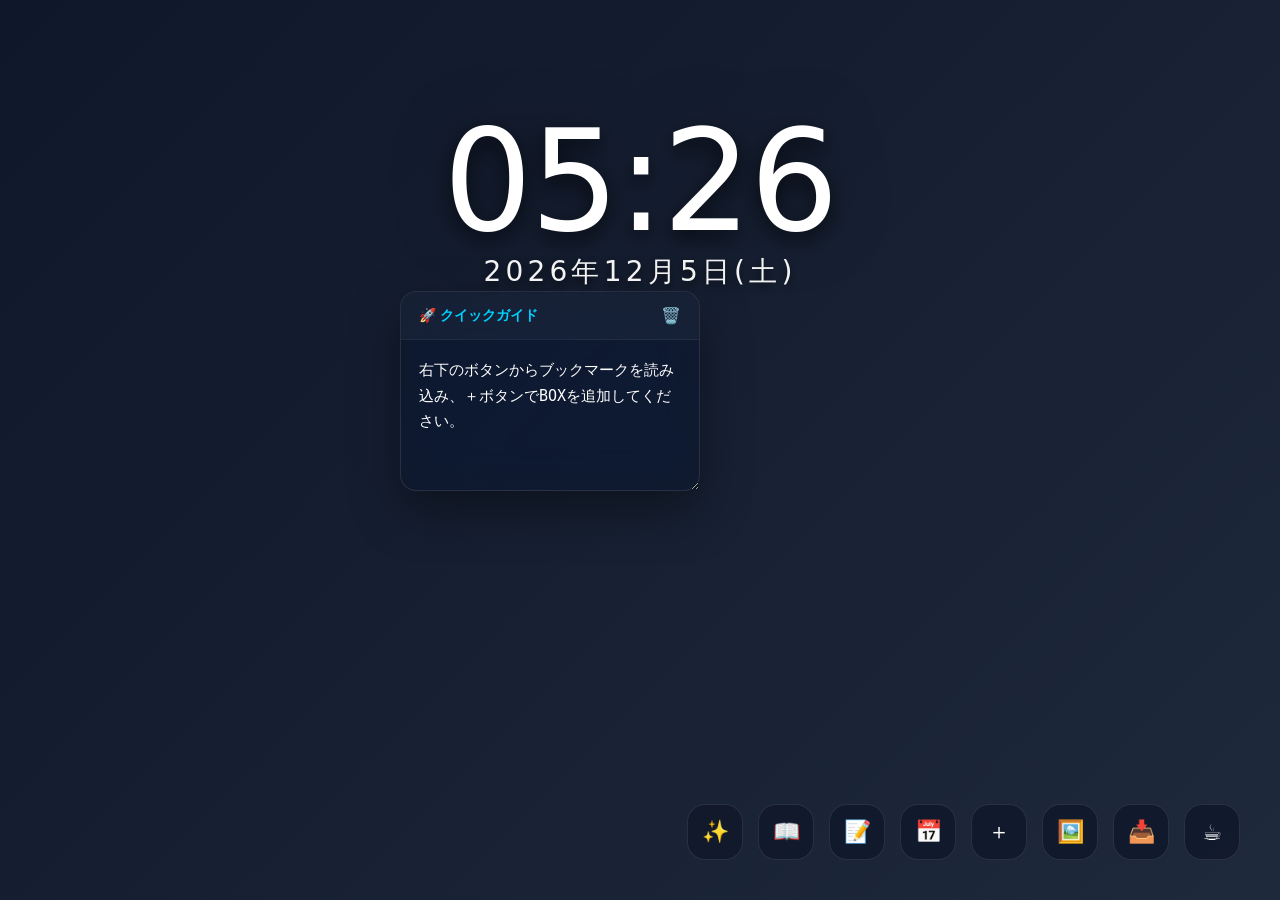
<file: index.html>
<!DOCTYPE html>
<html lang="ja">
<head>
    <meta charset="UTF-8">
    <title>OrbitTab | Global Cockpit</title>
    <link rel="stylesheet" href="css/style.css">
</head>
<body>
    <div id="bg-container"></div>

    <div class="main-interface">
        <div class="info-unit">
            <div id="clock">00:00</div>
            <div id="date">----年--月--日(--)</div>
        </div>

        <div id="widgets-container"></div>

        <div class="bottom-controls">
            <button id="ai-btn" class="control-btn" data-tooltip="AI（右クリックでリセット）">✨</button>
            <button id="guide-btn" class="control-btn" data-tooltip="ガイド">📖</button>
            <button id="note-setup-btn" class="control-btn" data-tooltip="付箋追加">📝</button>
            <button id="cal-setup-btn" class="control-btn" data-tooltip="カレンダー">📅</button>
            <button id="add-cat-btn" class="control-btn" data-tooltip="カテゴリ追加">＋</button>
            <button id="bg-change-btn" class="control-btn" data-tooltip="背景変更">🖼️</button>
            <button id="import-bookmarks-btn" class="control-btn" data-tooltip="ブックマークをインポート">📥</button>
            <a id="bmc-btn" class="control-btn" href="https://buymeacoffee.com/k_tech_studio" target="_blank" rel="noopener noreferrer" data-tooltip="Buy Me a Coffee">☕</a>
        </div>
    </div>

    <input type="file" id="bookmark-input" style="display:none" accept=".html">
    <input type="file" id="bg-input" style="display:none" accept="image/*">

    <script src="js/script.js"></script>
</body>
</html>
</file>
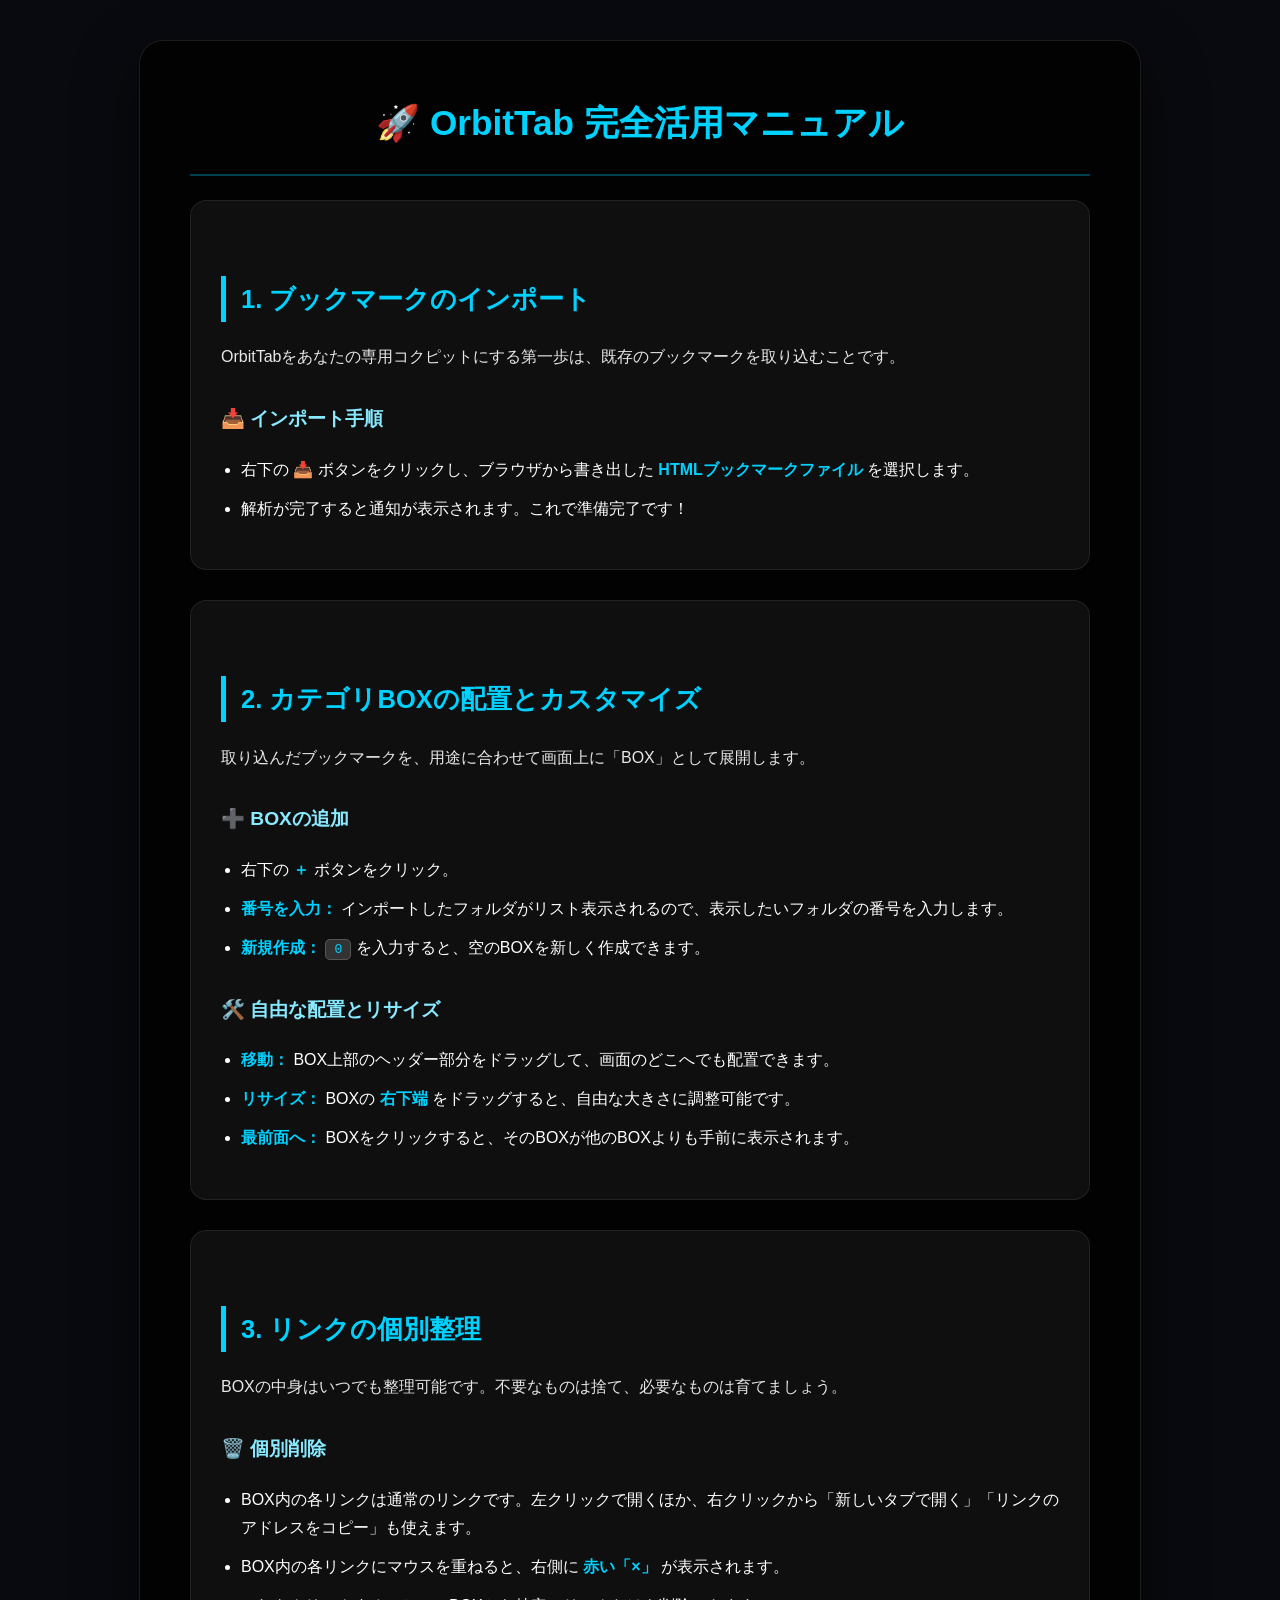
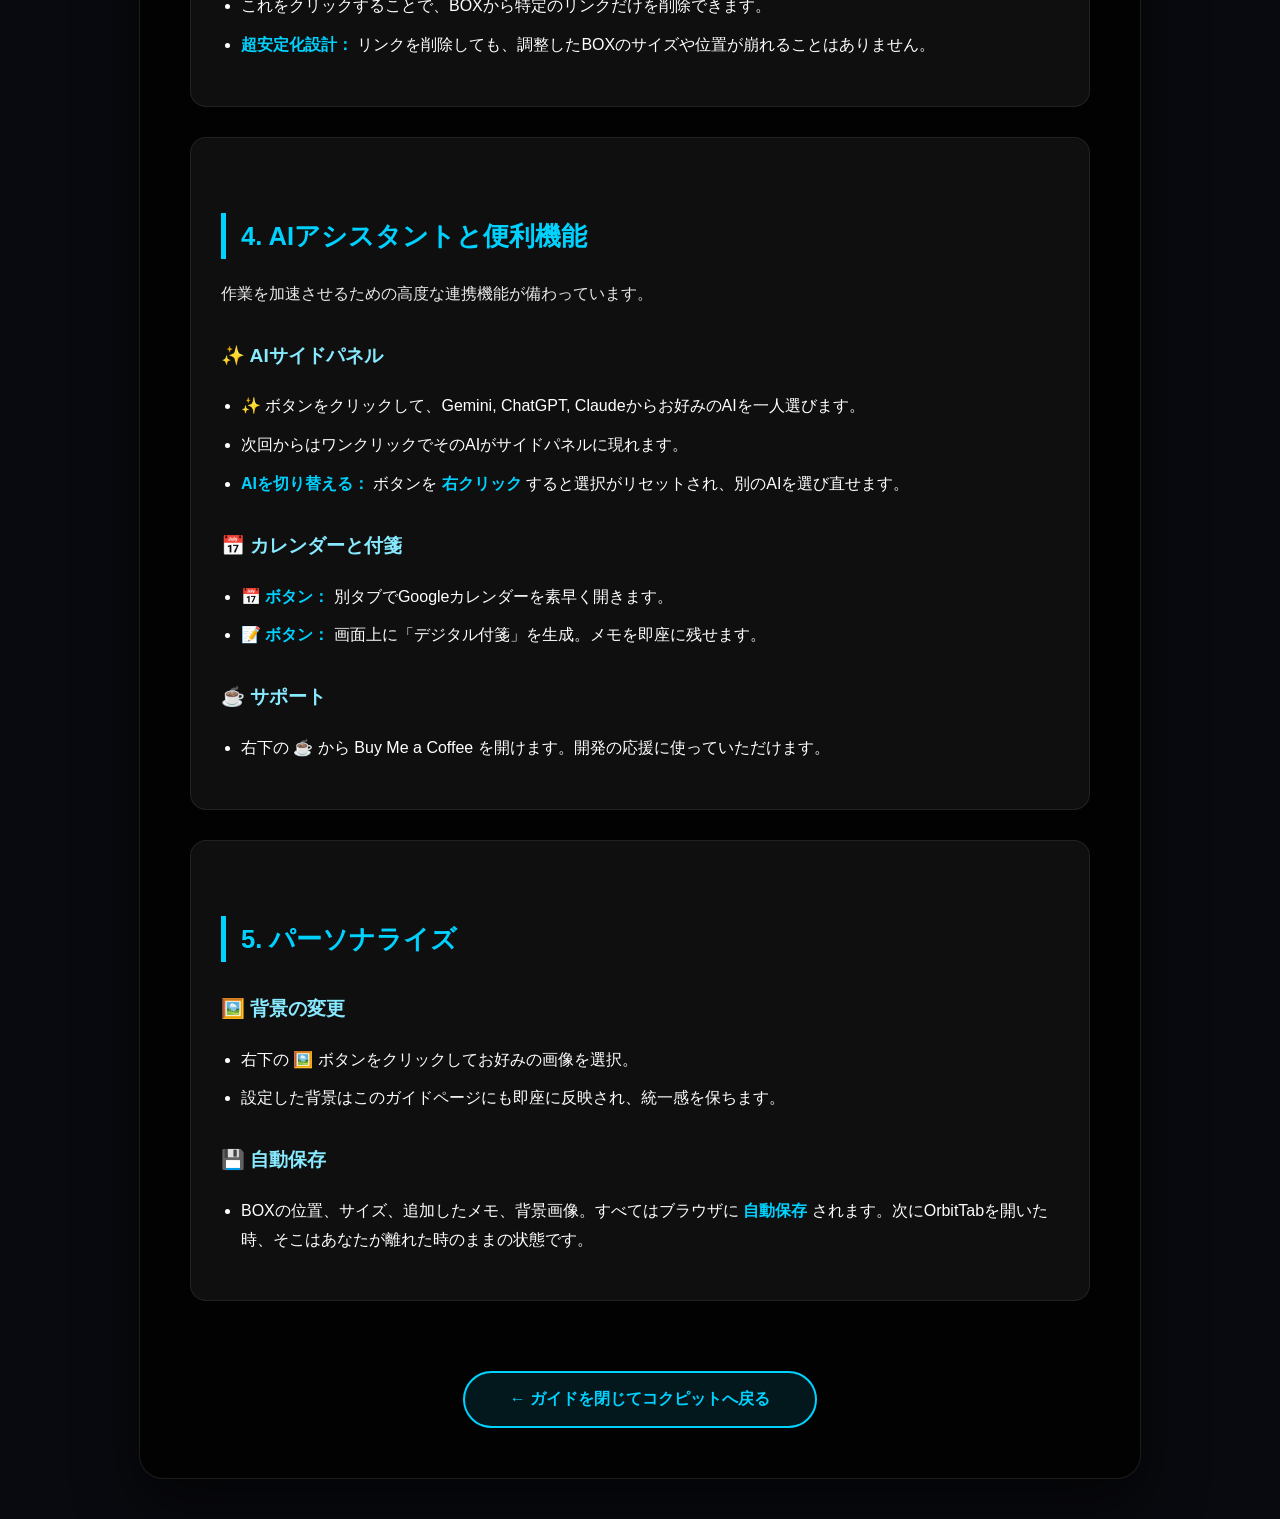
<file: guide.html>
<!DOCTYPE html>
<html lang="ja">
<head>
    <meta charset="UTF-8">
    <title>OrbitTab v1.5.4 完全網羅ガイド</title>
    <style>
        /* --- デザイン・視認性向上のためのベース --- */
        body {
            font-family: 'Segoe UI', Tahoma, Geneva, Verdana, sans-serif;
            line-height: 1.8;
            color: #ffffff;
            background-color: #090a0f; /* 背景が読み込まれるまでのベース色 */
            background-size: cover;
            background-position: center;
            background-attachment: fixed;
            min-height: 100vh;
            margin: 0;
            padding: 40px 20px;
            display: flex;
            flex-direction: column;
            align-items: center;
        }

        /* --- どんな背景でも文字を見やすくするダークガラスコンテナ --- */
        .main-container {
            max-width: 900px;
            width: 100%;
            background: rgba(0, 0, 0, 0.75); /* 背景が白くても確実に遮断 */
            backdrop-filter: blur(20px);
            -webkit-backdrop-filter: blur(20px);
            border: 1px solid rgba(255, 255, 255, 0.1);
            border-radius: 24px;
            padding: 50px;
            box-shadow: 0 25px 60px rgba(0,0,0,0.6);
        }

        h1 { 
            color: #00d2ff; 
            border-bottom: 2px solid rgba(0, 210, 255, 0.3); 
            padding-bottom: 20px; 
            text-align: center; 
            font-size: 2.2em;
            margin-top: 0; 
        }

        h2 { 
            color: #00d2ff; 
            margin-top: 45px; 
            border-left: 5px solid #00d2ff; 
            padding-left: 15px; 
            font-size: 1.6em; 
        }

        h3 { color: #88eaff; margin-top: 30px; font-size: 1.2em; }
        
        p { margin-bottom: 1.5em; opacity: 0.9; }

        .feature-card {
            background: rgba(255, 255, 255, 0.05);
            border: 1px solid rgba(255, 255, 255, 0.08);
            padding: 30px;
            border-radius: 16px;
            margin-bottom: 30px;
        }

        .icon { font-size: 1.3em; margin-right: 12px; vertical-align: middle; }
        
        /* 強調文字 */
        b { color: #00d2ff; font-weight: 600; }
        
        .kbd { 
            background: #333; 
            border-radius: 5px; 
            padding: 2px 8px; 
            font-family: monospace; 
            border: 1px solid #555;
            color: #00d2ff;
        }
        
        .back-link { 
            display: inline-block; 
            margin-top: 40px; 
            color: #00d2ff; 
            text-decoration: none; 
            border: 2px solid #00d2ff; 
            padding: 12px 45px; 
            border-radius: 50px; 
            transition: all 0.3s ease;
            background: rgba(0, 210, 255, 0.1);
            font-weight: bold;
            cursor: pointer;
        }

        .back-link:hover { 
            background: #00d2ff; 
            color: #000; 
            box-shadow: 0 0 30px rgba(0, 210, 255, 0.5);
            transform: translateY(-2px);
        }

        ul { padding-left: 20px; }
        li { margin-bottom: 10px; }
    </style>
</head>
<body>
    <div class="main-container">
        <h1>🚀 OrbitTab 完全活用マニュアル</h1>

        <section class="feature-card">
            <h2>1. ブックマークのインポート</h2>
            <p>OrbitTabをあなたの専用コクピットにする第一歩は、既存のブックマークを取り込むことです。</p>
            <h3>📥 インポート手順</h3>
            <ul>
                <li>右下の <b>📥</b> ボタンをクリックし、ブラウザから書き出した <b>HTMLブックマークファイル</b> を選択します。</li>
                <li>解析が完了すると通知が表示されます。これで準備完了です！</li>
            </ul>
        </section>

        <section class="feature-card">
            <h2>2. カテゴリBOXの配置とカスタマイズ</h2>
            <p>取り込んだブックマークを、用途に合わせて画面上に「BOX」として展開します。</p>
            <h3>➕ BOXの追加</h3>
            <ul>
                <li>右下の <b>＋</b> ボタンをクリック。</li>
                <li><b>番号を入力：</b> インポートしたフォルダがリスト表示されるので、表示したいフォルダの番号を入力します。</li>
                <li><b>新規作成：</b> <span class="kbd">0</span> を入力すると、空のBOXを新しく作成できます。</li>
            </ul>
            <h3>🛠️ 自由な配置とリサイズ</h3>
            <ul>
                <li><b>移動：</b> BOX上部のヘッダー部分をドラッグして、画面のどこへでも配置できます。</li>
                <li><b>リサイズ：</b> BOXの <b>右下端</b> をドラッグすると、自由な大きさに調整可能です。</li>
                <li><b>最前面へ：</b> BOXをクリックすると、そのBOXが他のBOXよりも手前に表示されます。</li>
            </ul>
        </section>

        <section class="feature-card">
            <h2>3. リンクの個別整理</h2>
            <p>BOXの中身はいつでも整理可能です。不要なものは捨て、必要なものは育てましょう。</p>
            <h3>🗑️ 個別削除</h3>
            <ul>
                <li>BOX内の各リンクは通常のリンクです。左クリックで開くほか、右クリックから「新しいタブで開く」「リンクのアドレスをコピー」も使えます。</li>
                <li>BOX内の各リンクにマウスを重ねると、右側に <b>赤い「×」</b> が表示されます。</li>
                <li>これをクリックすることで、BOXから特定のリンクだけを削除できます。</li>
                <li><b>超安定化設計：</b> リンクを削除しても、調整したBOXのサイズや位置が崩れることはありません。</li>
            </ul>
        </section>

        <section class="feature-card">
            <h2>4. AIアシスタントと便利機能</h2>
            <p>作業を加速させるための高度な連携機能が備わっています。</p>
            <h3>✨ AIサイドパネル</h3>
            <ul>
                <li><b>✨</b> ボタンをクリックして、Gemini, ChatGPT, Claudeからお好みのAIを一人選びます。</li>
                <li>次回からはワンクリックでそのAIがサイドパネルに現れます。</li>
                <li><b>AIを切り替える：</b> ボタンを <b>右クリック</b> すると選択がリセットされ、別のAIを選び直せます。</li>
            </ul>
            <h3>📅 カレンダーと付箋</h3>
            <ul>
                <li><b>📅 ボタン：</b> 別タブでGoogleカレンダーを素早く開きます。</li>
                <li><b>📝 ボタン：</b> 画面上に「デジタル付箋」を生成。メモを即座に残せます。</li>
            </ul>
            <h3>☕ サポート</h3>
            <ul>
                <li>右下の <b>☕</b> から Buy Me a Coffee を開けます。開発の応援に使っていただけます。</li>
            </ul>
        </section>

        <section class="feature-card">
            <h2>5. パーソナライズ</h2>
            <h3>🖼️ 背景の変更</h3>
            <ul>
                <li>右下の <b>🖼️</b> ボタンをクリックしてお好みの画像を選択。</li>
                <li>設定した背景はこのガイドページにも即座に反映され、統一感を保ちます。</li>
            </ul>
            <h3>💾 自動保存</h3>
            <ul>
                <li>BOXの位置、サイズ、追加したメモ、背景画像。すべてはブラウザに <b>自動保存</b> されます。次にOrbitTabを開いた時、そこはあなたが離れた時のままの状態です。</li>
            </ul>
        </section>

        <div style="text-align: center;">
            <a id="close-btn" class="back-link">← ガイドを閉じてコクピットへ戻る</a>
        </div>
    </div>

    <script src="js/guide-script.js"></script>
</body>
</html>
</file>
<file: css/style.css>
/* --- 1. 基本設定 --- */
* { margin: 0; padding: 0; box-sizing: border-box; }

body { 
    background: #0f172a; 
    color: #f1f5f9; 
    font-family: 'Lexend', 'Segoe UI', system-ui, sans-serif; 
    width: 100vw; 
    height: 100vh; 
    overflow: hidden; 
}

/* --- 2. 背景レイヤー (全画面・固定) --- */
#bg-container { 
    position: fixed; 
    top: 0; left: 0;
    width: 100%; 
    height: 100%; 
    z-index: -1; 
    background: linear-gradient(135deg, #0f172a 0%, #1e293b 100%);
    background-size: cover !important;
    background-position: center !important;
    background-repeat: no-repeat !important;
    background-attachment: fixed !important;
}

/* --- 3. メインキャンバス --- */
.main-interface { 
    position: relative; 
    width: 100vw; 
    height: 100vh; 
    overflow: auto; 
    z-index: 1;
}

#widgets-container { 
    position: absolute; 
    min-width: 200vw; 
    min-height: 200vh; 
}

/* --- 4. ウィジェット共通 (カテゴリBOX・付箋共通のガラス質感) --- */
.widget { 
    position: absolute; 
    background: rgba(15, 23, 42, 0.65) !important; /* 深みのある透過 */
    backdrop-filter: blur(20px) saturate(180%) !important;
    -webkit-backdrop-filter: blur(20px) saturate(180%) !important;
    border: 1px solid rgba(255, 255, 255, 0.1) !important;
    border-radius: 16px; 
    display: flex; 
    flex-direction: column; 
    box-shadow: 0 20px 50px rgba(0, 0, 0, 0.4);
    overflow: hidden; 
    resize: both;
    min-width: 240px; 
    min-height: 120px;
}

.widget-header { 
    padding: 14px 18px; 
    background: rgba(255, 255, 255, 0.03); 
    display: flex; 
    justify-content: space-between; 
    align-items: center;
    cursor: move; 
    border-bottom: 1px solid rgba(255, 255, 255, 0.05);
}

.widget-title { 
    font-size: 14px; 
    color: #00d2ff; 
    font-weight: 600; 
    letter-spacing: 0.05em;
    text-transform: uppercase;
}

/* --- 5. リンクアイテムのデザイン (カテゴリBOX内) --- */
.link-list { flex: 1; padding: 12px; overflow-y: auto; }

.link-item { 
    position: relative;
    display: flex; 
    justify-content: space-between; 
    align-items: center;
    padding: 12px 16px; 
    margin-bottom: 6px; 
    background: rgba(255,255,255,0.03); 
    border-radius: 10px; 
    transition: all 0.2s ease;
}

.link-item:hover { 
    background: rgba(255,255,255,0.08); 
    transform: translateX(4px);
}

.link-name {
    font-size: 14px;
    color: #e2e8f0;
    max-width: 85%;
    flex: 1;
    white-space: nowrap;
    overflow: hidden;
    text-overflow: ellipsis;
    text-decoration: none;
    cursor: pointer;
}
a.link-name:hover { color: #fff; }

.delete-link-btn { 
    color: #ff4d4d; 
    font-size: 18px; 
    opacity: 0;
    transition: opacity 0.2s;
}
.link-item:hover .delete-link-btn { opacity: 1; }

/* --- 6. 付箋・入力関連 (カテゴリBOXとデザインを完全統合) --- */

/* 入力エリアの白背景を徹底排除 */
.nt-input, 
.widget-header input[type="text"],
.ni-textarea, 
textarea {
    background: transparent !important;
    background-color: transparent !important;
    border: none !important;
    outline: none !important;
    color: #ffffff !important;
    -webkit-appearance: none;
}

/* タイトル入力欄 (付箋) */
.nt-input, .widget-header input[type="text"] {
    font-size: 14px;
    font-weight: bold;
    color: #00d2ff !important; /* タイトルはOrbitTabブルーに統一 */
    width: 100%;
}

/* 本文エリア (付箋) */
.ni-textarea, textarea {
    flex: 1; 
    padding: 18px; 
    font-size: 15px; 
    line-height: 1.7; 
    resize: none; 
}

/* --- 7. 下部コントロール --- */
.bottom-controls { position: fixed; bottom: 40px; right: 40px; display: flex; gap: 15px; z-index: 2000; }
.control-btn { 
    width: 56px; height: 56px; 
    border-radius: 18px; 
    border: 1px solid rgba(255,255,255,0.1); 
    background: rgba(15, 23, 42, 0.8); 
    color: #fff; 
    cursor: pointer; 
    font-size: 22px; 
    display: inline-flex;
    align-items: center;
    justify-content: center;
    text-decoration: none;
    box-sizing: border-box;
    transition: all 0.3s cubic-bezier(0.175, 0.885, 0.32, 1.275);
}
.control-btn:hover { 
    transform: translateY(-5px); 
    background: #00d2ff; 
    color: #000;
}

/* --- 8. 中央時計 (究極の視認性 & 美観アップデート版) --- */
.info-unit { 
    position: sticky; 
    top: 100px; 
    text-align: center; 
    pointer-events: none; 
    z-index: 1000; 
}

#clock { 
    font-size: 140px; 
    font-weight: 300; 
    color: #ffffff; 
    /* 深い影と光の拡散を組み合わせて、文字を物理的に浮かせます */
    text-shadow: 
        0 8px 20px rgba(0, 0, 0, 0.6), 
        0 0 60px rgba(0, 0, 0, 0.4);
    letter-spacing: -2px;
}

#date { 
    font-size: 28px; 
    font-weight: 400;
    color: #ffffff; /* 水色から白に変更して、より洗練された印象に */
    margin-top: -10px; 
    letter-spacing: 0.15em;
    /* 日付にも共通の影を適用 */
    text-shadow: 
        0 4px 10px rgba(0, 0, 0, 0.7),
        0 0 20px rgba(0, 0, 0, 0.3);
    opacity: 0.95;
}
/* --- 9. ツールチップ (ボタン上部に横向きで表示) --- */
[data-tooltip] {
    position: relative;
}

[data-tooltip]::before {
    content: attr(data-tooltip);
    position: absolute;
    bottom: 120%; /* ボタンの上側に配置 */
    left: 50%;
    transform: translateX(-50%); /* 中央揃え */
    
    /* 横に伸びるように設定 */
    white-space: nowrap; /* 改行を禁止して横長に保持 */
    padding: 8px 12px;
    
    background: rgba(0, 210, 255, 0.95); /* OrbitTabブルー */
    color: #000;
    font-weight: bold;
    font-size: 12px;
    border-radius: 8px;
    
    /* アニメーションと表示制御 */
    opacity: 0;
    visibility: hidden;
    transition: all 0.3s ease;
    pointer-events: none; /* マウス操作を邪魔しない */
    z-index: 3000;
    
    /* 小さな三角形（矢印） */
    box-shadow: 0 4px 10px rgba(0,0,0,0.3);
}

/* ツールチップの三角形 */
[data-tooltip]::after {
    content: "";
    position: absolute;
    bottom: 105%;
    left: 50%;
    transform: translateX(-50%);
    border-width: 6px 6px 0 6px;
    border-style: solid;
    border-color: rgba(0, 210, 255, 0.95) transparent transparent transparent;
    opacity: 0;
    visibility: hidden;
    transition: all 0.3s ease;
    z-index: 3000;
}

[data-tooltip]:hover::before,
[data-tooltip]:hover::after {
    opacity: 1;
    visibility: visible;
    bottom: 130%; /* ホバー時にふわっと浮き上がる演出 */
}

[data-tooltip]:hover::after {
    bottom: 115%; /* 三角形も一緒に移動 */
}
</file>
